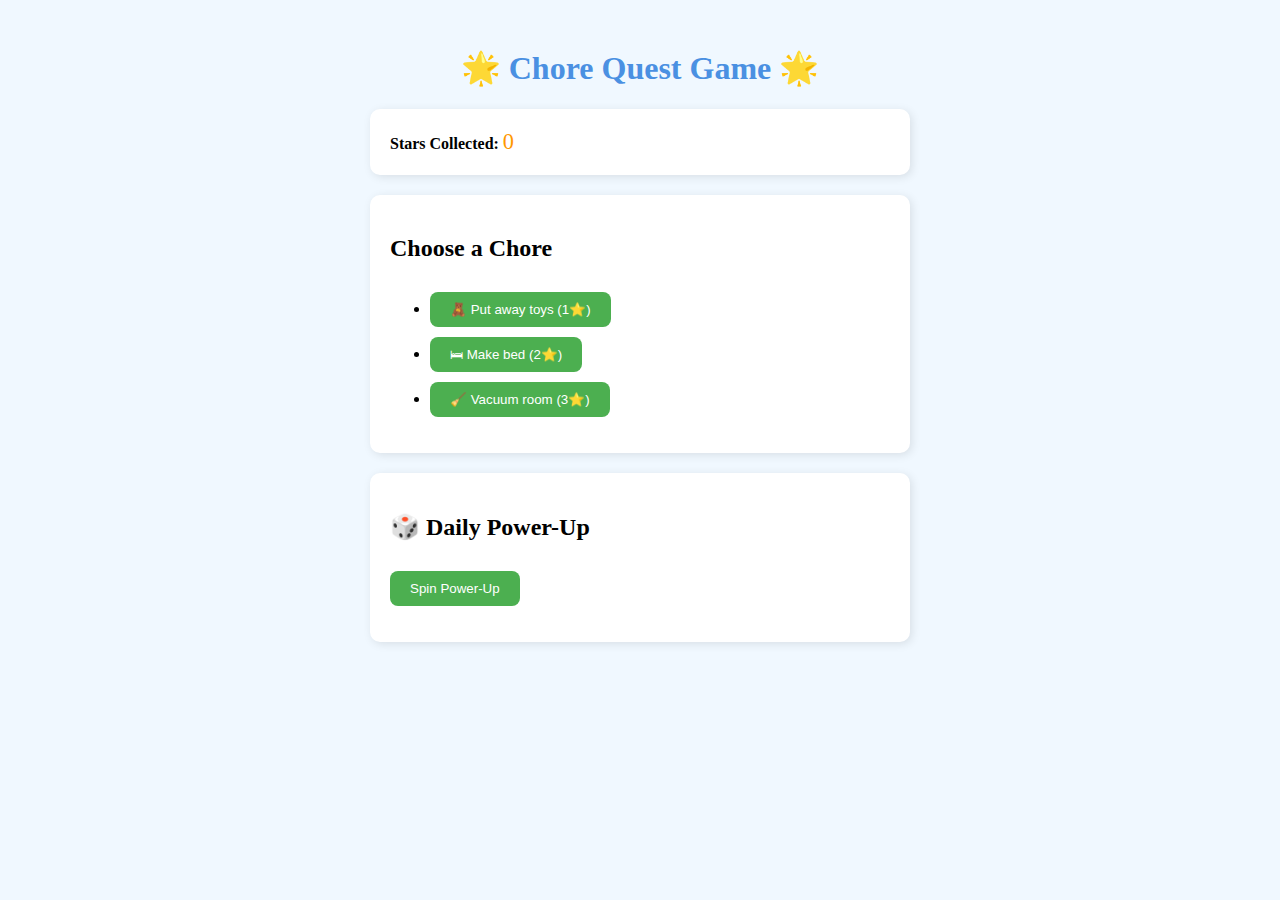
<file: chore1/index.html>
<!DOCTYPE html>
<html lang="en">
<head>
  <meta charset="UTF-8">
  <title>Chore Quest</title>
  <link rel="stylesheet" href="style.css">
</head>
<body>

  <h1>🌟 Chore Quest Game 🌟</h1>

  <div class="stars">
    <strong>Stars Collected:</strong> <span class="star-count">0</span>
  </div>

  <div class="chore-list">
    <h2>Choose a Chore</h2>
    <ul>
      <li><button onclick="completeChore('Put away toys', 1)">🧸 Put away toys (1⭐)</button></li>
      <li><button onclick="completeChore('Make bed', 2)">🛏 Make bed (2⭐)</button></li>
      <li><button onclick="completeChore('Vacuum room', 3)">🧹 Vacuum room (3⭐)</button></li>
    </ul>
  </div>

  <div class="powerup">
    <h2>🎲 Daily Power-Up</h2>
    <button onclick="getPowerUp()">Spin Power-Up</button>
    <p id="powerup-result" style="margin-top: 10px;"></p>
  </div>


<script src="script.js"></script>
</body>
</html>
</file>
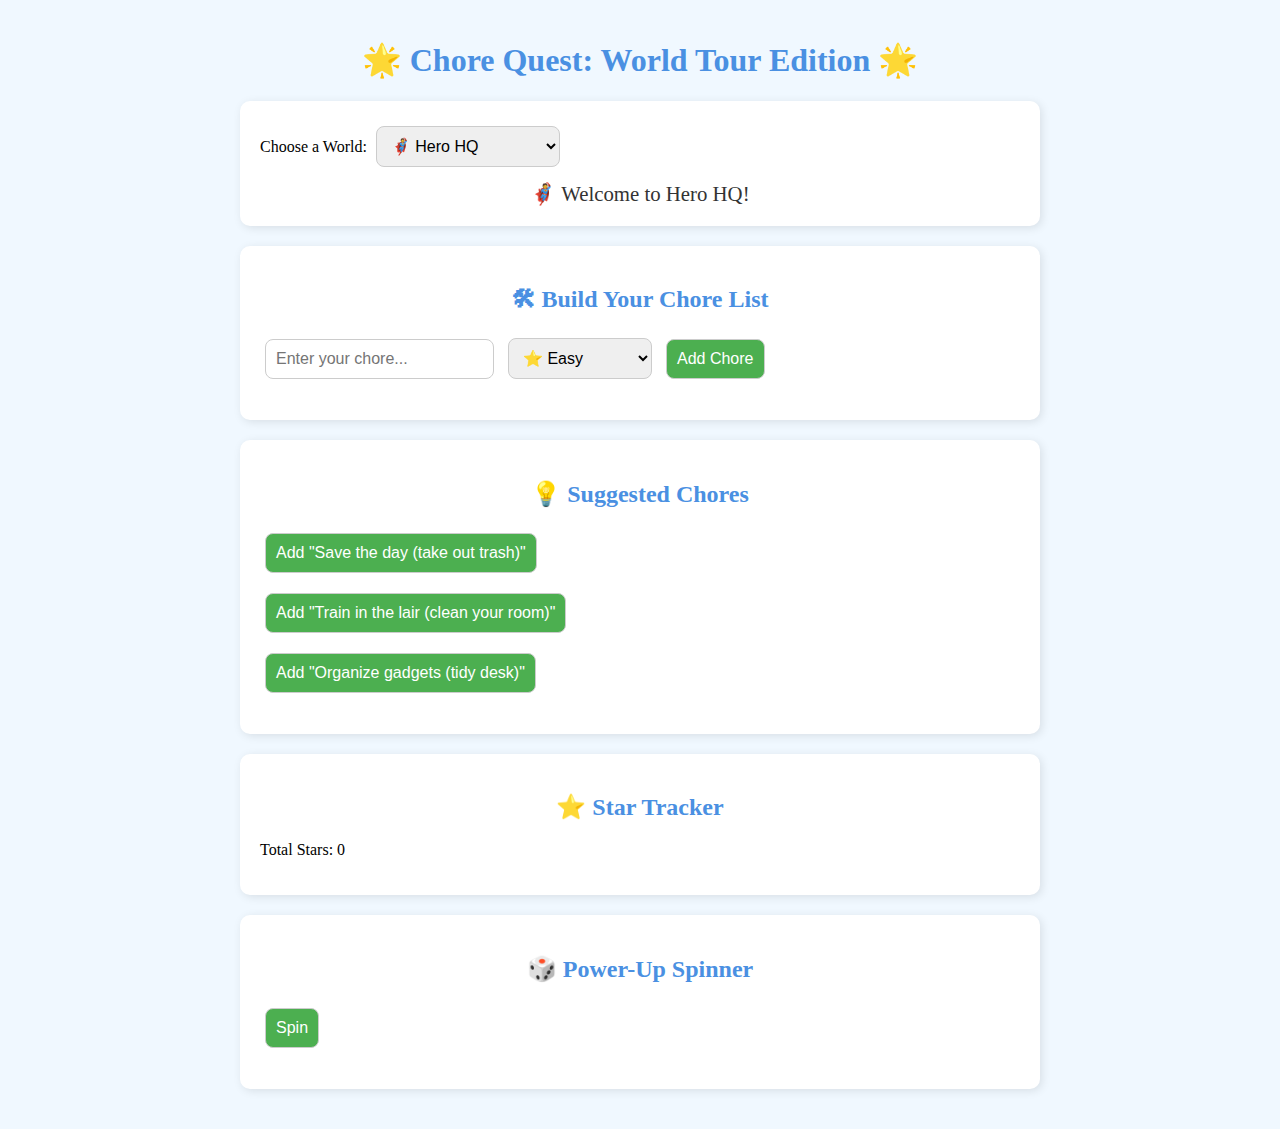
<file: chore2/index.html>
<!DOCTYPE html>
<html lang="en">
<head>
  <meta charset="UTF-8">
  <title>Chore Quest: World Tour Edition</title>
  <style>
    body {
      font-family: 'Comic Sans MS', cursive;
      background: #f0f8ff;
      padding: 20px;
      max-width: 800px;
      margin: auto;
    }
    h1, h2 {
      text-align: center;
      color: #4a90e2;
    }
    select, input, button {
      padding: 10px;
      margin: 5px;
      font-size: 16px;
      border-radius: 8px;
      border: 1px solid #ccc;
    }
    .section {
      background: #ffffff;
      padding: 20px;
      margin: 20px 0;
      border-radius: 10px;
      box-shadow: 2px 2px 10px rgba(0,0,0,0.1);
    }
    ul {
      list-style: none;
      padding-left: 0;
    }
    li {
      margin-bottom: 10px;
    }
    .star {
      color: #ff9800;
      font-weight: bold;
    }
    .btn {
      background-color: #4caf50;
      color: white;
      cursor: pointer;
    }
    .btn:hover {
      background-color: #45a049;
    }
    .theme-title {
      text-align: center;
      font-size: 1.3em;
      margin-top: 10px;
      color: #333;
    }
  </style>
</head>
<body>

<h1>🌟 Chore Quest: World Tour Edition 🌟</h1>

<div class="section">
  <label for="theme">Choose a World:</label>
  <select id="theme" onchange="updateTheme()">
    <option value="hero">🦸 Hero HQ</option>
    <option value="pirate">🏴‍☠️ Pirate's Cove</option>
    <option value="space">🚀 Galactic Galaxy</option>
    <option value="safari">🐾 Wild Safari</option>
    <option value="wizard">🧙 Wizarding World</option>
    <option value="dino">🦕 Dino World</option>
  </select>
  <div class="theme-title" id="themeTitle"></div>
</div>

<div class="section">
  <h2>🛠 Build Your Chore List</h2>
  <input id="choreInput" placeholder="Enter your chore...">
  <select id="difficulty">
    <option value="1">⭐ Easy</option>
    <option value="2">⭐⭐ Medium</option>
    <option value="3">⭐⭐⭐ Hard</option>
  </select>
  <button class="btn" onclick="addChore()">Add Chore</button>
  <ul id="choreList"></ul>
</div>

<div class="section">
  <h2>💡 Suggested Chores</h2>
  <ul id="suggestions"></ul>
</div>

<div class="section">
  <h2>⭐ Star Tracker</h2>
  <p>Total Stars: <span id="starCount">0</span></p>
</div>

<div class="section">
  <h2>🎲 Power-Up Spinner</h2>
  <button class="btn" onclick="spinPowerUp()">Spin</button>
  <p id="powerupResult"></p>
</div>

<script>
  let starTotal = 0;
  const themeData = {
    hero: {
      title: "🦸 Welcome to Hero HQ!",
      chores: ["Save the day (take out trash)", "Train in the lair (clean your room)", "Organize gadgets (tidy desk)"],
      powerups: ["Fly faster: Double stars!", "Shield: Skip a chore!", "Team-up: Trade a chore!", "Hero Medal: +5 stars!"]
    },
    pirate: {
      title: "🏴‍☠️ Ahoy! Welcome to Pirate's Cove!",
      chores: ["Swab the deck (sweep floor)", "Sort treasure (clean toys)", "Feed the parrot (feed pets)"],
      powerups: ["Buried Gold: +5 coins!", "Parrot Helper: Trade chores!", "Skip Ship Duty!", "Double Doubloons!"]
    },
    space: {
      title: "🚀 Welcome to Galactic Galaxy!",
      chores: ["Fuel the ship (dishes)", "Clean control room (vacuum)", "Organize gear (laundry)"],
      powerups: ["Cosmic Boost: Double stars!", "Teleport Pass: Skip a chore!", "Space Credits: +5 stars!", "Astro Buddy: Trade a task!"]
    },
    safari: {
      title: "🐾 Wild Safari Adventure!",
      chores: ["Clean animal den (room)", "Pack explorer bag (school bag)", "Gather supplies (pick up toys)"],
      powerups: ["Paw Power: Double stars!", "Animal Ally: Swap a chore!", "Jungle Jackpot: +5 stars!", "Rest in the Shade: Skip one chore!"]
    },
    wizard: {
      title: "🧙 Welcome to Wizarding World!",
      chores: ["Polish your wand (dust desk)", "Sort potions (toys)", "Sweep the castle (vacuum)"],
      powerups: ["Magic Scroll: +5 mana!", "Invisibility Cloak: Skip chore!", "Potion Boost: Double stars!", "Spell Swap: Trade chores!"]
    },
    dino: {
  title: "🦖 Welcome to Dino World!",
  chores: ["Feed the raptors (feed pets)", "Clear the dig site (clean floor)", "Sort fossils (tidy up toys)" ],
  powerups: ["Dino Roar Bonus: +5 fossil points!", "T-Rex Time-Saver: Skip a chore!", "Double Fossils!", "Veloci-Swap: Trade a chore!"]
}
  };

  function updateTheme() {
    const theme = document.getElementById("theme").value;
    const title = themeData[theme].title;
    document.getElementById("themeTitle").textContent = title;

    // Update suggestions
    const suggestions = themeData[theme].chores;
    const suggestionsList = document.getElementById("suggestions");
    suggestionsList.innerHTML = '';
    suggestions.forEach(chore => {
      const li = document.createElement("li");
      const btn = document.createElement("button");
      btn.className = 'btn';
      btn.textContent = `Add "${chore}"`;
      btn.onclick = () => addChore(chore, 2);
      li.appendChild(btn);
      suggestionsList.appendChild(li);
    });
  }

  function addChore(customName = null, fixedStars = null) {
    const name = customName || document.getElementById("choreInput").value.trim();
    const stars = fixedStars || parseInt(document.getElementById("difficulty").value);
    if (name === "") return;

    const li = document.createElement("li");
    li.innerHTML = `${name} <span class="star">(${stars}⭐)</span> 
      <button class="btn" onclick="completeChore(${stars}, this)">Done</button>`;
    document.getElementById("choreList").appendChild(li);

    if (!customName) document.getElementById("choreInput").value = '';
  }

  function completeChore(stars, button) {
    starTotal += stars;
    document.getElementById("starCount").textContent = starTotal;
    button.disabled = true;
    button.textContent = "✅ Done";
  }

  function spinPowerUp() {
    const theme = document.getElementById("theme").value;
    const powerups = themeData[theme].powerups;
    const result = powerups[Math.floor(Math.random() * powerups.length)];
    if (result.includes("+5")) starTotal += 5;
    if (result.toLowerCase().includes("double")) starTotal *= 2;
    document.getElementById("starCount").textContent = starTotal;
    document.getElementById("powerupResult").textContent = result;
  }

  // Init default theme
  updateTheme();
</script>

</body>
</html>
</file>
<file: chore1/style.css>
body {
    font-family: 'Comic Sans MS', cursive;
    background: #f0f8ff;
    padding: 20px;
  }
  h1 {
    text-align: center;
    color: #4a90e2;
  }
  .chore-list, .powerup, .stars {
    margin: 20px auto;
    padding: 20px;
    border-radius: 10px;
    background: #ffffff;
    box-shadow: 2px 2px 10px rgba(0,0,0,0.1);
    max-width: 500px;
  }
  button {
    background: #4caf50;
    color: white;
    padding: 10px 20px;
    border: none;
    border-radius: 8px;
    cursor: pointer;
    margin-top: 10px;
  }
  button:hover {
    background-color: #45a049;
  }
  .star-count {
    font-size: 1.4em;
    color: #ff9800;
  }
</file>
